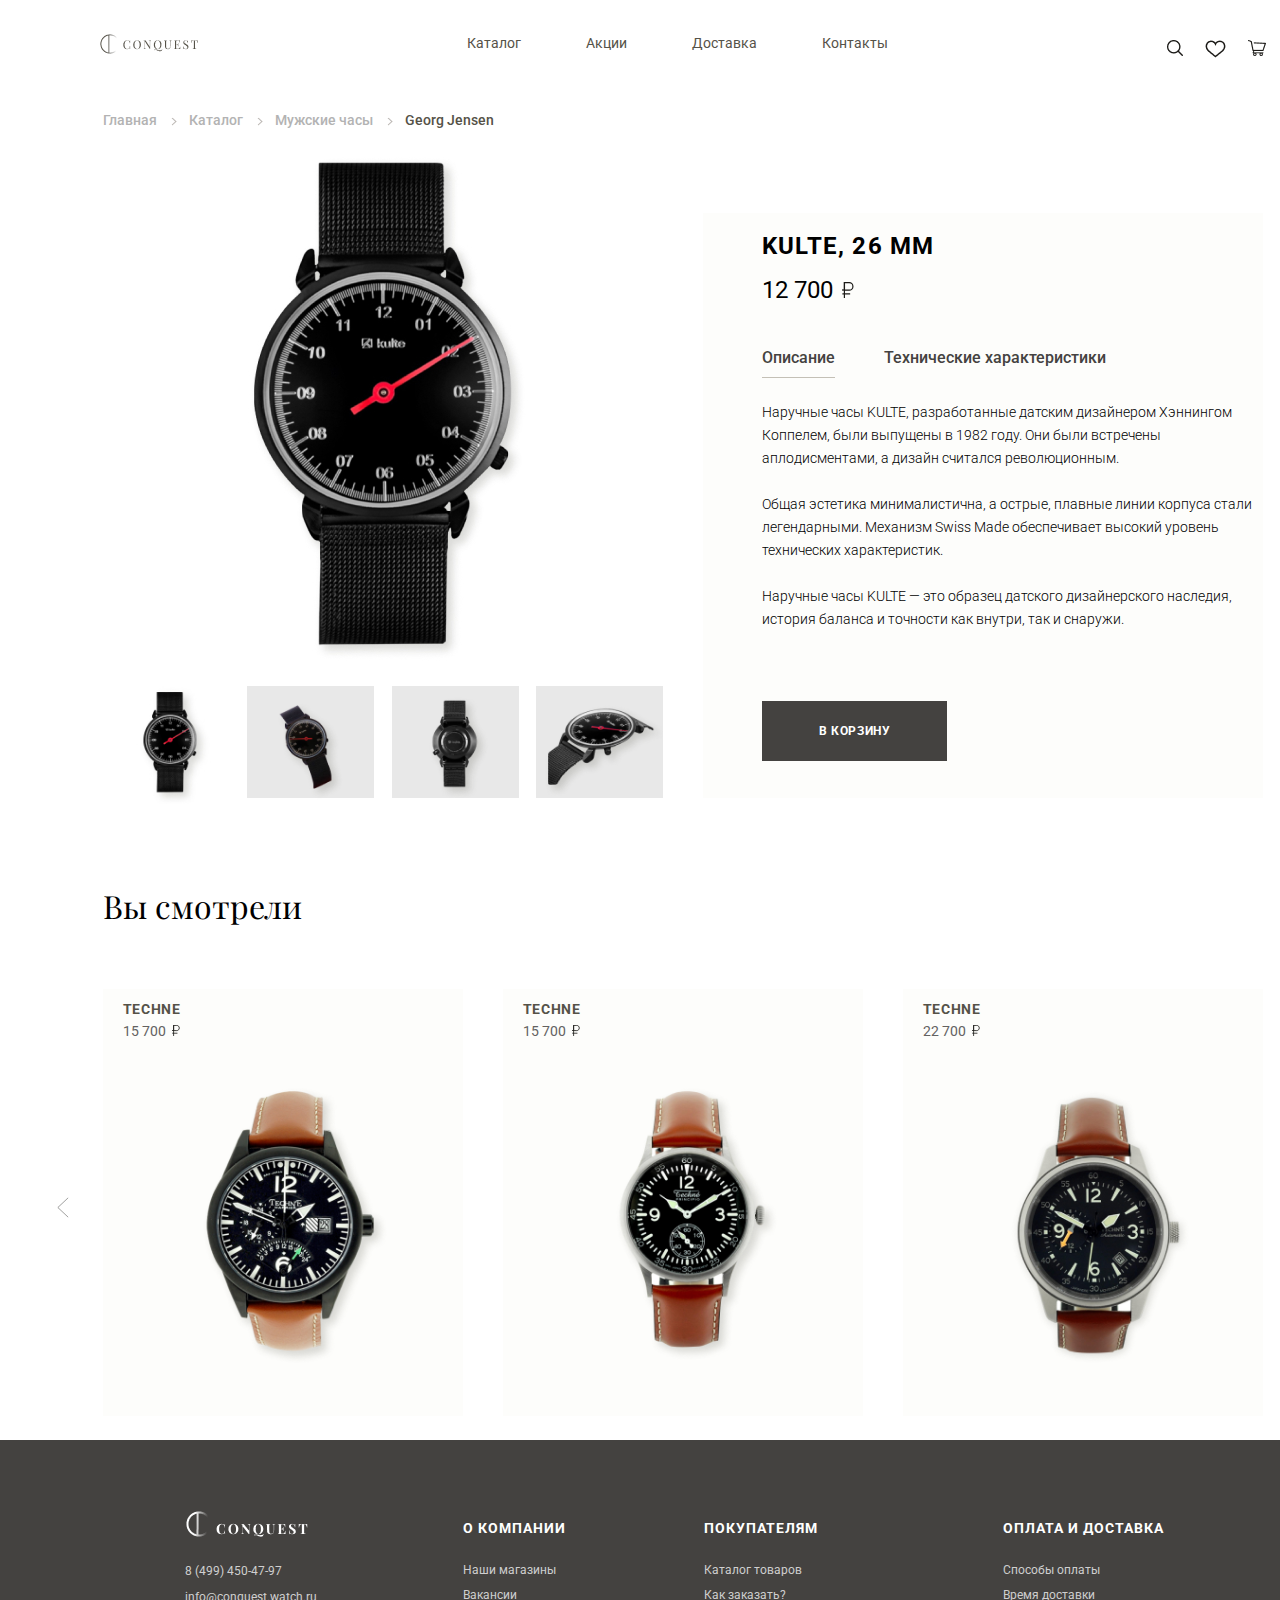
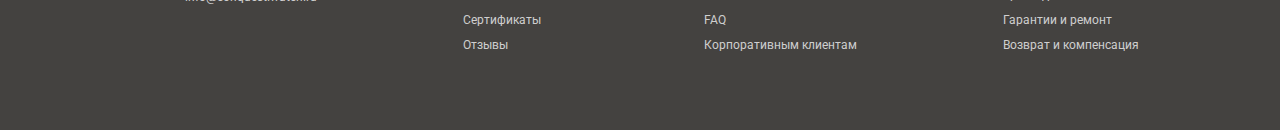
<file: Conquest/catalog-item.html>
<!DOCTYPE html>
<html lang="ru">
	<head>
		<meta http-equiv="Content-Type" content="text/html; charset=UTF-8">
        <title>CONQUEST</title>
		<link rel="stylesheet" href="css/normalize.css">
        <link rel="stylesheet" href="css/min.css">
        <link rel="preconnect" href="https://fonts.gstatic.com">
		<link href="https://fonts.googleapis.com/css2?family=Roboto:wght@300;400;500;700&display=swap" rel="stylesheet">
		<link href="https://fonts.googleapis.com/css2?family=Playfair+Display:wght@400;700&display=swap" rel="stylesheet">
		<link href="https://fonts.googleapis.com/css2?family=Prata&display=swap" rel="stylesheet">
	</head>
	<body>
		<header class="main-header">
			<div class="container">	
				<nav>
					<a href="index.html" class="logo">
						<img src="img/logo.png"  width="104" height="26" alt="Логотип CONQUEST">
					</a>
					<ul class="main-nav">	
						<li>
							<a href="catalog.html">Каталог</a>	
						</li>
						<li>
							<a href="#">Акции</a>	
						</li>
						<li>
							<a href="#">Доставка</a>	
						</li>
						<li>
							<a href="#">Контакты</a>	
						</li>
					</ul>
					<ul class="user-nav">
						<li>
							<a href="#">
								<img src="img/loupe.png" width="16" height="16" alt="Поиск">
							</a>	
						</li>
						<li>
							<a href="#">
								<img src="img/heart.png" width="21" height="18" alt="Избранное">
							</a>	
						</li>
						<li>
							<a href="#">
								<img src="img/cart.png" width="18" height="16" alt="Корзина">
							</a>	
						</li>
					</ul>	
				</nav>
			</div>	
		</header>
		<main>
			<h1 class="visually-hidden">Карточка товара «Kulte, 26 mm»</h1>
      		<div class="container">	
      			<ul class="breadcrumbs">
          			<li class="breadcrumbs-item">
            			<a class="breadcrumbs-link" href="index.html">Главная</a>
          			</li>
			        <li class="breadcrumbs-item">
			        	<a class="breadcrumbs-link" href="catalog.html">Каталог</a>
			        </li>
			        <li class="breadcrumbs-item">
			        	<a class="breadcrumbs-link" href="#">Мужские часы</a>
			        </li>
			        <li class="breadcrumbs-current breadcrumbs-item">Georg Jensen</li>
       			</ul>
       		</div>
       		<section class="card">
       			<h2 class="visually-hidden">Карточка товара</h2>
       			<div class="container">
       				<div class="card-wrapper">
       					<div class="card-foto">
       						<img src="img/watch_card_1.jpg" class="card-main-foto" width="443" height="540" alt="главное фото">
       						<ul>
       							<li>
       								<img src="img/watch_card_2.jpg" width="147" height="141" alt="дополнительное фото">  
       							</li>
       							<li>
       								<img src="img/watch_card_3.png" width="147" height="141" alt="дополнительное фото">
       							</li>
       							<li>
       								<img src="img/watch_card_4.png" width="147" height="141" alt="дополнительное фото">
       							</li>
       							<li>
       								<img src="img/watch_card_5.png" width="147" height="141" alt="дополнительное фото">
       							</li>
       						</ul>
       					</div>
       					<div class="card-description">
       						<h2 class="card-description-title">KULTE, 26 ММ</h2>
       						<p class="card-description-price">12 700 <img src="img/ruble.svg" class="rub" width="12" height="20" alt="рубль"></p>
       						<div class="slider">
        						<input type="radio" id="btn-1" name="toggle" checked>
        						<input type="radio" id="btn-2" name="toggle">
        						<div class="slider-controls">
          							<label for="btn-1">Описание</label>
          							<label for="btn-2">Технические характеристики</label>
        						</div>
        						<div class="slider-inner">
          							<div class="slider-slides">
            							<div class="slide">					
      										<p>Наручные часы KULTE, разработанные датским дизайнером Хэннингом Коппелем, были выпущены в 1982 году. Они были встречены аплодисментами, а дизайн считался революционным. <br>
      										<br>
											Общая эстетика минималистична, а острые, плавные линии корпуса стали легендарными. Механизм Swiss Made обеспечивает высокий уровень технических характеристик. <br>
											<br>
											Наручные часы KULTE — это образец датского дизайнерского наследия, история баланса и точности как внутри, так и снаружи.</p>
										</div>	
            							<div class="slide">
      										<ul>
      											<li><span>Корпус модели</span>: Oyster, 36 мм, сталь Oystersteel</li>
      											<li><span>Безель</span>: Выпуклый</li>
      											<li><span>Заводная головка</span>: Привинчиваемая, система двойной герметизации Twinlock</li>
      											<li><span>Стекло</span>: Сапфировое, устойчивое к появлению царапин</li>
      											<li><span>Водонепроницаемость</span>: До 100 м</li>	
      											<li><span>Точность</span>: -2/+2 сек/сутки (после установки механизма в корпус)</li>	
      											<li><span>Завод часов</span>: Автоматический подзавод в двух направлениях с помощью ротора Perpetual</li>	
      										</ul>	
            							</div>
          							</div>
          						</div>
          					</div>
          					<a class="card-button" href="#">В корзину</a>	
       					</div>		
       				</div>	
       			</div>		
       		</section>	
       		<section class="similar">
       			<div class="container">
       				<h2 class="similar-title">Вы смотрели</h2>
       				<div class="similar-catalog">
						<button class="accessories-left" type="button">
							<img src="img/arrow_left_catalog.svg" width="12" height="23" alt="влево">
						</button>
						<ul class="catalog-list">
							<li class="catalog-item">
                        		<a href="catalog-item.html" class="catalog-item-link">
                            		<h3>TECHNE</h3>
                            		<p>15 700 <img src="img/ruble.svg" class="rub" width="8" height="12" alt="рубль"></p>
                            		<img src="img/similar-1.png" width="380" height="394" alt="TECHNE" class="catalog-item-img">
                 				</a>
                 				<ul class="catalog-item-nav">
									<li>
										<button type="button">	
											<img src="img/heart.png" width="21" height="18" alt="Избранное">
										</button>	
									</li>
									<li>
										<button type="button">
											<img src="img/cart.png" width="18" height="16" alt="Корзина">
										</button>		
									</li>
                 				</ul>
                 			</li>
                 			<li class="catalog-item">
                        		<a href="catalog-item.html" class="catalog-item-link">
                            		<h3>TECHNE</h3>
                            		<p>15 700 <img src="img/ruble.svg" class="rub" width="8" height="12" alt="рубль"></p>
                            		<img src="img/similar-2.png" width="380" height="394" alt="TECHNE">
                 				</a>
                 				<ul class="catalog-item-nav">
									<li>
										<button type="button">
											<img src="img/heart.png" width="21" height="18" alt="Избранное">
										</button>	
									</li>
									<li>
										<button type="button">
											<img src="img/cart.png" width="18" height="16" alt="Корзина">
										</button>		
									</li>
                 				</ul>	
                 			</li>
                 			<li class="catalog-item">
                        		<a href="catalog-item.html" class="catalog-item-link">
                            		<h3>TECHNE</h3>
                            		<p>22 700 <img src="img/ruble.svg" class="rub" width="8" height="12" alt="рубль"></p>
                            		<img src="img/similar-3.png" width="380" height="394" alt="TECHNE">
                 				</a>
                 				<ul class="catalog-item-nav">
									<li>
										<button type="button">
											<img src="img/heart.png" width="21" height="18" alt="Избранное">
										</button>	
									</li>
									<li>
										<button type="button">
											<img src="img/cart.png" width="18" height="16" alt="Корзина">
										</button>		
									</li>
                 				</ul>
                 			</li>
						</ul>
						<button class="accessories-right" type="button">
							<img src="img/arrow_right_catalog.svg" width="12" height="23" alt="вправо">
						</button>	
					</div>
       			</div>	
       		</section>
		</main>
		<footer>
			<div class="container">
				<div class="footer-container">
					<div class="footer-contacts">
						<img src="img/logo-2.png" width="130" height="35" alt="Логотип">
						<p>8 (499) 450-47-97</p>
						<p>info@conquest.watch.ru</p>
					</div>
					<div class="footer-about-company">
						<h3>о компании</h3>
						<ul>
							<li>
								<a href="#">Наши магазины</a>
							</li>
							<li>
								<a href="#">Вакансии</a>
							</li>
							<li>
								<a href="#">Сертификаты</a>
							</li>
							<li>
								<a href="#">Отзывы</a>
							</li>
						</ul>
					</div>	
					<div class="footer-for-sellers">
						<h3>покупателям</h3>
						<ul>
							<li>
								<a href="catalog.html">Каталог товаров</a>
							</li>
							<li>
								<a href="#">Как заказать?</a>
							</li>
							<li>
								<a href="#">FAQ</a>
							</li>
							<li>
								<a href="#">Корпоративным клиентам</a>
							</li>
						</ul>
					</div>
					<div class="footer-delivery">
						<h3>оплата и доставка</h3>
						<ul>
							<li>
								<a href="#">Способы оплаты</a>
							</li>
							<li>
								<a href="#">Время доставки</a>
							</li>
							<li>
								<a href="#">Гарантии и ремонт</a>
							</li>
							<li>
								<a href="#">Возврат и компенсация</a>
							</li>
						</ul>
					</div>
				</div>				
			</div>			
		</footer>	
	</body>
</html>
</file>
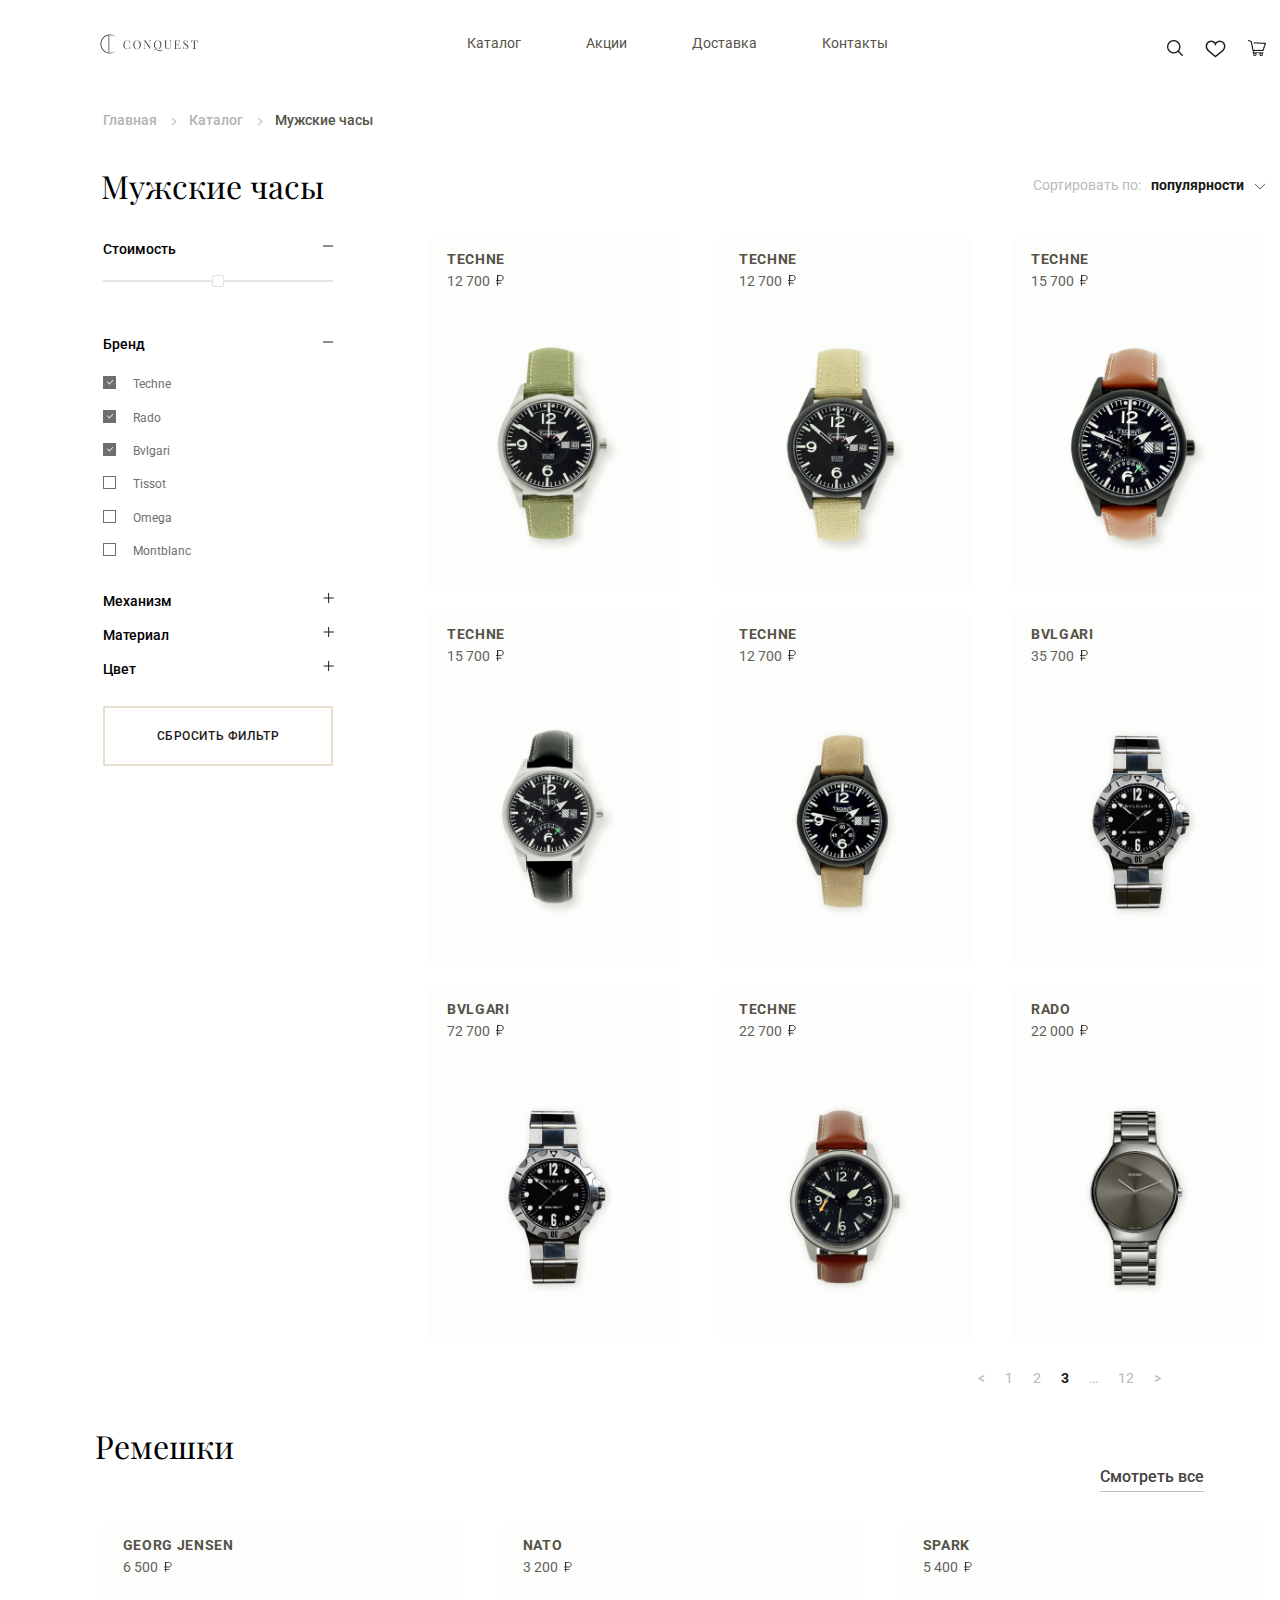
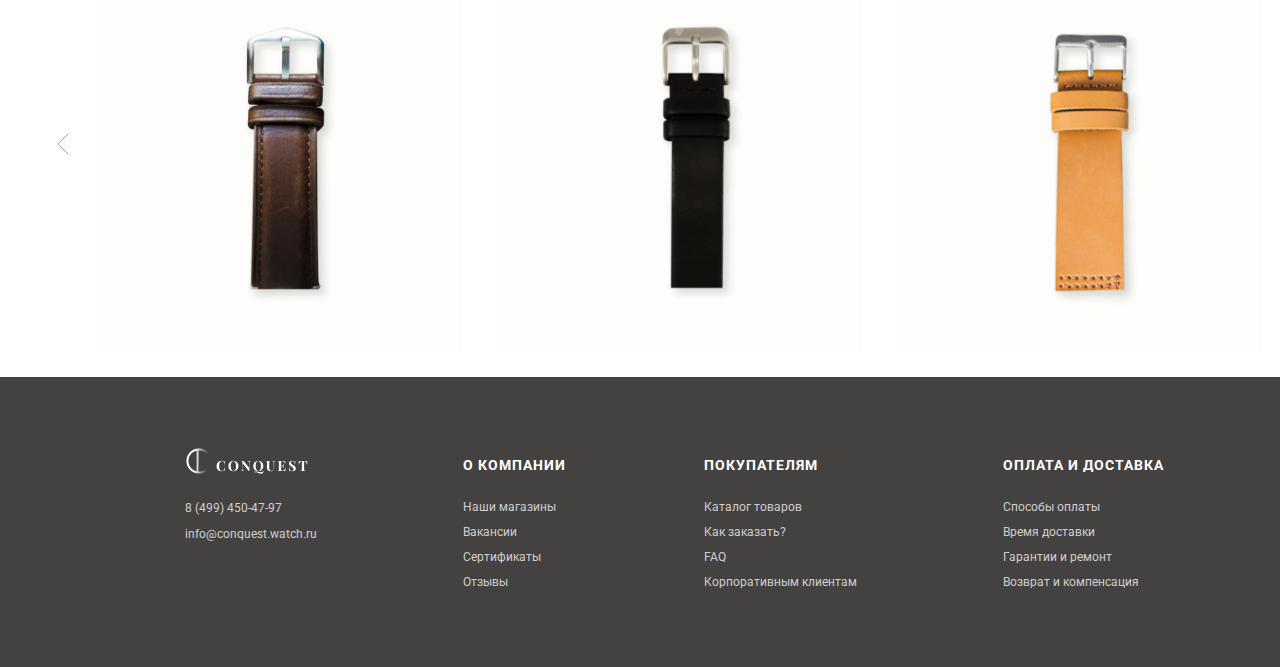
<file: Conquest/catalog.html>
<!DOCTYPE html>
<html lang="ru">
	<head>
		<meta http-equiv="Content-Type" content="text/html; charset=UTF-8">
        <title>CONQUEST</title>
		<link rel="stylesheet" href="css/normalize.css">
        <link rel="stylesheet" href="css/min.css">
        <link rel="preconnect" href="https://fonts.gstatic.com">
		<link href="https://fonts.googleapis.com/css2?family=Roboto:wght@300;400;500;700&display=swap" rel="stylesheet">
		<link href="https://fonts.googleapis.com/css2?family=Playfair+Display:wght@400;700&display=swap" rel="stylesheet">
		<link href="https://fonts.googleapis.com/css2?family=Prata&display=swap" rel="stylesheet">
	</head>
	<body>
		<header class="main-header">
			<div class="container">	
				<nav>
					<a href="index.html" class="logo">
						<img src="img/logo.png"  width="104" height="26" alt="Логотип CONQUEST">
					</a>
					<ul class="main-nav">	
						<li>
							<a href="#">Каталог</a>	
						</li>
						<li>
							<a href="#">Акции</a>	
						</li>
						<li>
							<a href="#">Доставка</a>	
						</li>
						<li>
							<a href="#">Контакты</a>	
						</li>
					</ul>
					<ul class="user-nav">
						<li>
							<a href="#">
								<img src="img/loupe.png" width="16" height="16" alt="Поиск">
							</a>	
						</li>
						<li>
							<a href="#">
								<img src="img/heart.png" width="21" height="18" alt="Избранное">
							</a>	
						</li>
						<li>
							<a href="#">
								<img src="img/cart.png" width="18" height="16" alt="Корзина">
							</a>	
						</li>
					</ul>	
				</nav>
			</div>	
		</header>
		<main>
            <h1 class="visually-hidden">интернет-магазин CONQUEST</h1>
			<div class="container">
				<h1 class="visually-hidden">Каталог товаров</h1>
        		<ul class="breadcrumbs">
            		<li>
                		<a href="index.html">Главная</a>
            		</li>
            		<li>
                		<a href="catalog.html">Каталог</a>
            		</li>
            		<li class="breadcrumbs-current">Мужские часы</li>
        		</ul>
        		 <div class="catalog-header-wrapper">
            		<h1 class="page-title">Мужские часы</h1>
            		<p>Сортировать по:&ensp;<a href="#"> популярности <img src="img/arrow-down.png" width="12" height="7" alt="стрелка выбора"></a></p>
          		</div>
        		<div class="catalog-columns">
        			<section class="filters">
        				<h2 class="visually-hidden">Фильтр товаров</h2>
        				<form class="filter" method="get" action="https://echo.htmlacademy.ru">
        					<fieldset class="filter-range">
        						<legend class="filter-header">Стоимость</legend>
        						<input type="checkbox" class="toggle" id="toggle">
								<label for="toggle" class="filter-label"></label>
        						<div class="toggled">
    								<input class="range-style" type="range" min="0" max="100000" step="1000" value="50000"> 
								</div>	
        					</fieldset>	
                    		<fieldset class="filter-brand">
                        		<legend class="filter-header">Бренд</legend>
                        		<input type="checkbox" class="toggle2" id="toggle2">
								<label for="toggle2" class="filter-label2"></label>
								<div class="toggled2">
                        			<ul>
                            		<li class="filter-option">
                                		<input class="visually-hidden filter-input filter-input-checkbox" type="checkbox" name="brand-techne" id="filter-techne" checked>
                                		<label for="filter-techne">Techne</label>
                            		</li>
                            		<li class="filter-option">
                                		<input class="visually-hidden filter-input filter-input-checkbox" type="checkbox" name="brand-rado" id="filter-rado" checked>
                                		<label for="filter-rado">Rado</label>
                            		</li>
                            		<li class="filter-option">
                                		<input class="visually-hidden filter-input filter-input-checkbox" type="checkbox" name="brand-bvlgari" id="filter-bvlgari" checked>
                                		<label for="filter-bvlgari">Bvlgari</label>
                            		</li>
                            		<li class="filter-option">
                                		<input class="visually-hidden filter-input filter-input-checkbox" type="checkbox" name="brand-tissot" id="filter-tissot">
                                		<label for="filter-tissot">Tissot</label>
                            		</li>
                            		<li class="filter-option">
                                		<input class="visually-hidden filter-input filter-input-checkbox" type="checkbox" name="brand-omega" id="filter-omega">
                                		<label for="filter-omega" >Omega</label>
                            		</li>
                            		<li class="filter-option">
                                		<input class="visually-hidden filter-input filter-input-checkbox" type="checkbox" name="brand-montblanc" id="filter-montblanc">
                                		<label for="filter-montblanc">Montblanc</label>
                            		</li>
                        			</ul>
                        		</div>	
                    		</fieldset>
                    		<fieldset class="filter-mechanism">
                        		<legend class="filter-header">Механизм</legend>
                        		<input type="checkbox" class="toggle3" id="toggle3">
								<label for="toggle3" class="filter-label3"></label>
								<div class="toggled3">
                        			<ul>
                            		<li class="filter-option">
                                		<input class="visually-hidden filter-input filter-input-checkbox" type="checkbox" name="mechanism-mechanical" id="filter-mechanical" checked>
                                		<label for="filter-mechanical">Механические</label>
                            		</li>
                            		<li class="filter-option">
                                		<input class="visually-hidden filter-input filter-input-checkbox" type="checkbox" name="mechanism-quartz" id="filter-quartz">
                                		<label for="filter-quartz">Кварцевые</label>
                            		</li>
                            		<li class="filter-option">
                                		<input class="visually-hidden filter-input filter-input-checkbox" type="checkbox" name="mechanism-electronic" id="filter-electronic">
                                		<label for="filter-electronic">Электронные</label>
                            		</li>
                        			</ul>
                        		</div>	
                        	</fieldset>		
                        	<fieldset class="filter-material">
                        		<legend class="filter-header">Материал</legend>
                        		<input type="checkbox" class="toggle4" id="toggle4">
								<label for="toggle4" class="filter-label4"></label>
								<div class="toggled4">
                        			<ul>
                            		<li class="filter-option">
                                		<input class="visually-hidden filter-input filter-input-checkbox" type="checkbox" name="material-gold" id="filter-gold" checked>
                                		<label for="filter-gold">Золото</label>
                            		</li>
                            		<li class="filter-option">
                                		<input class="visually-hidden filter-input filter-input-checkbox" type="checkbox" name="material-platinum" id="filter-platinum">
                                		<label for="filter-platinum">Платина</label>
                            		</li>
                            		<li class="filter-option">
                                		<input class="visually-hidden filter-input filter-input-checkbox" type="checkbox" name="material-silver" id="filter-silver">
                                		<label for="filter-silver">Серебро</label>
                            		</li>
                            		<li class="filter-option">
                                		<input class="visually-hidden filter-input filter-input-checkbox" type="checkbox" name="material-steel" id="filter-steel">
                                		<label for="filter-steel">Сталь</label>
                            		</li>
                        			</ul>
                        		</div>	
                        	</fieldset>	
                        	<fieldset class="filter-color">
                        		<legend class="filter-header">Цвет</legend>
                        		<input type="checkbox" class="toggle5" id="toggle5">
								<label for="toggle5" class="filter-label5"></label>
								<div class="toggled5">
                        			<ul>
                            		<li class="filter-option">
                                		<input class="visually-hidden filter-input filter-input-checkbox" type="checkbox" name="color-metalic" id="filter-metalic" checked>
                                		<label for="filter-metalic">Металлик</label>
                            		</li>
                            		<li class="filter-option">
                                		<input class="visually-hidden filter-input filter-input-checkbox" type="checkbox" name="color-black" id="filter-black">
                                		<label for="filter-black">Черный</label>
                            		</li>
                            		<li class="filter-option">
                                		<input class="visually-hidden filter-input filter-input-checkbox" type="checkbox" name="color-white" id="filter-white">
                                		<label for="filter-white">Белый</label>
                            		</li>
                            		<li class="filter-option">
                                		<input class="visually-hidden filter-input filter-input-checkbox" type="checkbox" name="color-red" id="filter-red">
                                		<label for="filter-red">Красный</label>
                            		</li>
                        			</ul>
                        		</div>	
                        	</fieldset>	
                    		<button type="reset" class="filter-button btn">Сбросить фильтр</button>
                    	</form>	
        			</section> 	
        			<section class="catalog">
        				<h2 class="visually-hidden">Каталог часов</h2>
        				<ul class="catalog-list">
                    		<li class="catalog-item">
                        		<a href="catalog-item.html" class="catalog-item-link">
                            		<h3>Techne</h3>
                            		<p>12 700 <img src="img/ruble.svg" class="rub" width="8" height="12" alt="рубль"></p>
                            		<img src="img/catalog-1.png" width="272" height="260" alt="Techne"> 
                 				</a>
                 				<ul class="catalog-item-nav">
									<li>
										<button type="button">
											<img src="img/heart.png" width="21" height="18" alt="Избранное">
										</button>	
									</li>
									<li>
										<button type="button"> 
											<img src="img/cart.png" width="18" height="16" alt="Корзина">	
										</button> 
									</li>
                 				</ul>
                 			</li>	
                 			<li class="catalog-item">
                        		<a href="catalog-item.html" class="catalog-item-link">
                            		<h3>Techne</h3>
                            		<p>12 700 <img src="img/ruble.svg" class="rub" width="8" height="12" alt="рубль"></p>
                            		<img src="img/catalog-2.png" width="272" height="320" alt="Techne">
                            	</a>	
                            	<ul class="catalog-item-nav">
									<li>
										<button type="button">
											<img src="img/heart.png" width="21" height="18" alt="Избранное">
										</button>
									</li>
									<li>
										<button type="button">
											<img src="img/cart.png" width="18" height="16" alt="Корзина">	
										</button>
									</li>
                 				</ul>
                 			</li>
                 			<li class="catalog-item">
                        		<a href="catalog-item.html" class="catalog-item-link">
                            		<h3>Techne</h3>
                            		<p>15 700 <img src="img/ruble.svg" class="rub" width="8" height="12" alt="рубль"></p>
                            		<img src="img/catalog-3.png" width="272" height="320" alt="Techne">
                            	</a>	
                            	<ul class="catalog-item-nav">
									<li>
										<button type="button">
											<img src="img/heart.png" width="21" height="18" alt="Избранное">
										</button>
									</li>
									<li>
										<button type="button">
											<img src="img/cart.png" width="18" height="16" alt="Корзина">	
										</button>
									</li>
                 				</ul>		
                 			</li>
                 			<li class="catalog-item">
                        		<a href="catalog-item.html" class="catalog-item-link">
                            		<h3>Techne</h3>
                            		<p>15 700 <img src="img/ruble.svg" class="rub" width="8" height="12" alt="рубль"></p>
                            		<img src="img/catalog-4.png" width="272" height="320" alt="Techne">
                 				</a>
                 				<ul class="catalog-item-nav">
									<li>
										<button type="button">
											<img src="img/heart.png" width="21" height="18" alt="Избранное">
										</button>	
									</li>
									<li>
										<button type="button">
											<img src="img/cart.png" width="18" height="16" alt="Корзина">
										</button>	
									</li>
                 				</ul>	
                 			</li>
                 			<li class="catalog-item">
                        		<a href="catalog-item.html" class="catalog-item-link">
                            		<h3>Techne</h3>
                            		<p>12 700 <img src="img/ruble.svg" class="rub" width="8" height="12" alt="рубль"></p>
                            		<img src="img/catalog-5.png" width="272" height="320" alt="Techne">
                 				</a>
                 				<ul class="catalog-item-nav">
									<li>
										<button type="button">
											<img src="img/heart.png" width="21" height="18" alt="Избранное">
										</button>	
									</li>
									<li>
										<button type="button">
											<img src="img/cart.png" width="18" height="16" alt="Корзина">
										</button>		
									</li>
                 				</ul>	
                 			</li>
                 			<li class="catalog-item">
                        		<a href="catalog-item.html" class="catalog-item-link">
                            		<h3>Bvlgari</h3>
                            		<p>35 700 <img src="img/ruble.svg" class="rub" width="8" height="12" alt="рубль">
                            		</p>
                            		<img src="img/catalog-7.png" width="272" height="320" alt="Bvlgari">
                 				</a>
                 				<ul class="catalog-item-nav">
									<li>
										<button type="button">
											<img src="img/heart.png" width="21" height="18" alt="Избранное">
										</button>
									</li>
									<li>
										<button type="button">
											<img src="img/cart.png" width="18" height="16" alt="Корзина">
										</button>		
									</li>
                 				</ul>	
                 			</li>
                 			<li class="catalog-item">
                        		<a href="catalog-item.html" class="catalog-item-link">
                            		<h3>Bvlgari</h3>
                            		<p>72 700 <img src="img/ruble.svg" class="rub" width="8" height="12" alt="рубль"></p>
                            		<img src="img/catalog-7.png" width="272" height="320" alt="Bvlgari">
                 				</a>
                 				<ul class="catalog-item-nav">
									<li>
										<button type="button">
											<img src="img/heart.png" width="21" height="18" alt="Избранное">
										</button>	
									</li>
									<li>
										<button type="button">
											<img src="img/cart.png" width="18" height="16" alt="Корзина">
										</button>		
									</li>
                 				</ul>
                 			</li>
                 			<li class="catalog-item">
                        		<a href="catalog-item.html" class="catalog-item-link">
                            		<h3>Techne</h3>
                            		<p>22 700 <img src="img/ruble.svg" class="rub" width="8" height="12" alt="рубль"></p>
                            		<img src="img/catalog-8.png" width="272" height="320" alt="Techne">
                 				</a>
                 				<ul class="catalog-item-nav">
									<li>
										<button type="button">
											<img src="img/heart.png" width="21" height="18" alt="Избранное">
										</button>	
									</li>
									<li>
										<button type="button">
											<img src="img/cart.png" width="18" height="16" alt="Корзина">
										</button>		
									</li>
                 				</ul>
                 			</li>
                 			<li class="catalog-item">
                        		<a href="catalog-item.html" class="catalog-item-link">
                            		<h3>Rado</h3>
                            		<p>22 000 <img src="img/ruble.svg" class="rub" width="8" height="12" alt="рубль"></p>
                            		<img src="img/catalog-9.png" width="272" height="320" alt="Rado">
                 				</a>
                 				<ul class="catalog-item-nav">
									<li>
										<button type="button">
											<img src="img/heart.png" width="21" height="18" alt="Избранное">
										</button>	
									</li>
									<li>
										<button type="button">
											<img src="img/cart.png" width="18" height="16" alt="Корзина">
										</button>		
									</li>
                 				</ul>
                 			</li>
                 		</ul>	
						<ul class="pagination">
                			<li class="pagination-item">
                 				<a class="pagination-link" href="#">&lt;</a>
                			</li>
                			<li class="pagination-item">
                  				<a class="pagination-link" href="#">1</a>
                			</li>
                			<li class="pagination-item">
                  				<a class="pagination-link" href="#">2</a>
                			</li>
                			<li class="pagination-item">
                  				<a class="pagination-link pagination-link-current">3</a>
				            </li>
				            <li class="pagination-item">
				                <a class="pagination-link" href="#">…</a>
				            </li>
				            <li class="pagination-item">
				            	<a class="pagination-link" href="#">12</a>
				            </li>
				            <li class="pagination-item">
				            	<a class="pagination-link" href="#">&gt;</a>
				            </li>
                		</ul>		   	
        			</section>	
        		</div>
        		<section class="accessories">
        			<header class="accessories-header">
        				<h2>Ремешки</h2>
						<a href="catalog.html">Смотреть все</a>	
					</header>
					<div class="accessories-catalog">
						<button class="accessories-left" type="button">
							<img src="img/arrow_left_catalog.svg" width="12" height="23" alt="влево">
						</button>
						<ul class="catalog-list">
							<li class="catalog-item">
                        		<a href="catalog-item.html" class="catalog-item-link">
                            		<h3>GEORG JENSEN</h3>
                            		<p>6 500 <img src="img/ruble.svg" class="rub" width="8" height="12" alt="рубль"></p>
                            		<img src="img/band-1.png" width="380" height="394" alt="GEORG JENSEN" class="catalog-item-img">
                 				</a>
                 				<ul class="catalog-item-nav">
									<li>
										<button type="button">	
											<img src="img/heart.png" width="21" height="18" alt="Избранное">
										</button>	
									</li>
									<li>
										<button type="button">
											<img src="img/cart.png" width="18" height="16" alt="Корзина">
										</button>		
									</li>
                 				</ul>
                 			</li>
                 			<li class="catalog-item">
                        		<a href="catalog-item.html" class="catalog-item-link">
                            		<h3>Nato</h3>
                            		<p>3 200 <img src="img/ruble.svg" class="rub" width="8" height="12" alt="рубль"></p>
                            		<img src="img/band-2.png" width="380" height="394" alt="NATO">
                 				</a>
                 				<ul class="catalog-item-nav">
									<li>
										<button type="button">
											<img src="img/heart.png" width="21" height="18" alt="Избранное">
										</button>	
									</li>
									<li>
										<button type="button">
											<img src="img/cart.png" width="18" height="16" alt="Корзина">
										</button>		
									</li>
                 				</ul>	
                 			</li>
                 			<li class="catalog-item">
                        		<a href="catalog-item.html" class="catalog-item-link">
                            		<h3>Spark</h3>
                            		<p>5 400 <img src="img/ruble.svg" class="rub" width="8" height="12" alt="рубль"></p>
                            		<img src="img/band-3.png" width="380" height="394" alt="SPARK">
                 				</a>
                 				<ul class="catalog-item-nav">
									<li>
										<button type="button">
											<img src="img/heart.png" width="21" height="18" alt="Избранное">
										</button>	
									</li>
									<li>
										<button type="button">
											<img src="img/cart.png" width="18" height="16" alt="Корзина">
										</button>		
									</li>
                 				</ul>
                 			</li>
						</ul>
						<button class="accessories-right" type="button">
							<img src="img/arrow_right_catalog.svg" width="12" height="23" alt="вправо">
						</button>	
					</div>	
        		</section>	
			</div>
		</main>
		<footer>
			<div class="container">
				<div class="footer-container">
					<div class="footer-contacts">
						<img src="img/logo-2.png" width="130" height="35" alt="Логотип">
						<p>8 (499) 450-47-97</p>
						<p>info@conquest.watch.ru</p>
					</div>
					<div class="footer-about-company">
						<h3>о компании</h3>
						<ul>
							<li>
								<a href="#">Наши магазины</a>
							</li>
							<li>
								<a href="#">Вакансии</a>
							</li>
							<li>
								<a href="#">Сертификаты</a>
							</li>
							<li>
								<a href="#">Отзывы</a>
							</li>
						</ul>
					</div>	
					<div class="footer-for-sellers">
						<h3>покупателям</h3>
						<ul>
							<li>
								<a href="#">Каталог товаров</a>
							</li>
							<li>
								<a href="#">Как заказать?</a>
							</li>
							<li>
								<a href="#">FAQ</a>
							</li>
							<li>
								<a href="#">Корпоративным клиентам</a>
							</li>
						</ul>
					</div>
					<div class="footer-delivery">
						<h3>оплата и доставка</h3>
						<ul>
							<li>
								<a href="#">Способы оплаты</a>
							</li>
							<li>
								<a href="#">Время доставки</a>
							</li>
							<li>
								<a href="#">Гарантии и ремонт</a>
							</li>
							<li>
								<a href="#">Возврат и компенсация</a>
							</li>
						</ul>
					</div>
				</div>				
			</div>			
		</footer>	
	</body>
</html>
</file>
<file: Conquest/css/min.css>
body{margin:0;padding:0;font-family:Roboto,sans-serif;background-color:#fff;min-width: 1366px;}html{overflow-y:scroll}.container{width:1366px;padding:0;margin:0 auto}a{color:#555248;text-decoration:none}ul{margin:0;padding:0;list-style:none}.visually-hidden:not(:focus):not(:active),input[type=checkbox].visually-hidden,input[type=radio].visually-hidden{position:absolute;width:1px;height:1px;margin:-1px;border:0;padding:0;white-space:nowrap;clip-path:inset(100%);clip:rect(0 0 0 0);overflow:hidden}img{max-width:100%;height:auto}nav a{font-size:14px;line-height:16.41px;font-weight:400}.main-header nav{display:flex;margin-left:97px;margin-right:100px}.main-nav{display:flex;flex-wrap:wrap;justify-content:space-between;width:421px;margin-top:34px}.user-nav{display:flex;flex-wrap:wrap;justify-content:space-between;width:99px;margin-top:40px;margin-left:auto}.logo{margin-top:31px;margin-right:266px}header{margin-bottom:23px}.watch-main{position:relative;height:768px;font-family:'Playfair Display',serif;background-image:url(../img/watch_main.png),url(../img/ellipse.png);background-repeat:no-repeat,no-repeat;background-position:662px -11px,469px 0}.watch-main h2{position:relative;width:408px;margin-top:0;margin-bottom:4px;padding-left:185px;padding-top:236px;font-size:45px;line-height:60px;font-weight:400}.watch-main h2:before{position:absolute;content:"";top:271px;left:120px;width:50px;height:1px;background-color:#8b8371}.watch-main span{display:block;margin-top:0;margin-left:185px;margin-bottom:28px;font-size:30px;line-height:40px}.watch-main p{width:265px;margin-left:185px;margin-top:0;margin-bottom:58px;font-family:Roboto,sans-serif;font-weight:300;font-size:14px;line-height:21px;color:#1b1a17;opacity:.82}.watch-main .btn{display:inline-block;width:205px;height:64px;box-sizing:border-box;margin-left:181px;padding-top:26px;padding-bottom:27px;font-family:Roboto,sans-serif;font-size:12px;font-weight:500;line-height:14px;color:#fff;background-color:#444240;border:none;letter-spacing:.05em;text-align:center}.watch-main-char1,.watch-main-char2{position:absolute;font-family:Prata,serif;font-size:16px;line-height:22px}.watch-main-char1{content:"";top:138px;left:583px}.watch-main-char1:after{position:absolute;content:"";top:9px;left:90px;width:50px;height:1px;background-color:#8b8371}.watch-main-char2{content:"";top:636px;left:1130px}.watch-main-char2:before{position:absolute;content:"";top:9px;left:-65px;width:50px;height:1px;background-color:#8b8371}.models{position:relative;margin-bottom:120px}.models ul{display:flex;flex-wrap:wrap;margin-left:98px;margin-right:98px;font-family:'Playfair Display',serif}.models h2{margin-top:76px;margin-bottom:52px;font-family:'Playfair Display',serif;font-size:32px;line-height:43px;font-weight:400;text-align:center}.models h3{margin-top:30px;margin-left:40px;margin-bottom:5px;text-transform:uppercase;font-size:14px;line-height:24px;letter-spacing:.03;font-weight:700}.models-price{margin-left:40px;margin-top:0;margin-bottom:0;font-family:Prata,serif;font-size:12px;line-height:12px}.models-item:nth-child(1) .models-img{margin-left:20px;margin-top:-9px}.models-item:nth-child(2) .models-img{margin-left:23px;margin-top:-9px}.models-item:nth-child(3) .models-img{margin-left:28px;margin-top:-9px}.models-item:nth-child(2) h3{margin-left:36px}.models-item:nth-child(2) .models-price{margin-left:36px}.models{background-color:#fff}.models li{width:370px;background-color:#fdfdfb}.models li:first-child{background-image:url(../img/border.png);background-repeat:no-repeat;background-position:28px 70px}.models li:nth-child(2){background-image:url(../img/border.png);background-repeat:no-repeat;background-position:31px 72px}.models li:nth-child(3){background-image:url(../img/border.png);background-repeat:no-repeat;background-position:36px 70px}.models-link{position:relative;margin-left:88px;font-size:16px;line-height:22px;font-weight:400;color:#1b1a17}.models-link:before{position:absolute;content:"";top:12px;left:-48px;width:30px;height:1px;background-color:#8b8371}.models-img{margin-bottom:4px}.models li:first-child{margin-right:34px}.models li:nth-child(2){margin-right:26px}.rub{margin-left:3px}.models header{position:absolute;top:36px;left:1164px;font-family:Roboto,sans-serif;font-weight:500;font-size:16px;line-height:19px;color:#444240}.models header:after{position:absolute;top:26px;left:3px;content:"";width:101px;height:1px;background-color:#c4c0b6}.banner{height:519px;background-image:url(../img/lines_banner.png),url(../img/background_banner_1.png),url(../img/background_banner_2.png);background-repeat:no-repeat,no-repeat,no-repeat;background-position:468px 0,0 0,468px 0}.banner-content{display:flex}.banner-content div{width:400px;margin-left:69px}.banner-content h3{margin-top:140px;margin-bottom:0;font-family:'Playfair Display',serif;font-weight:400;font-size:32px;line-height:43px;color:#1b1a17}.banner-content p{margin-top:26px;padding-left:1px;margin-bottom:0;font-size:16px;line-height:24px;color:#444240}.banner-content .btn{display:inline-block;margin-top:38px;padding-top:26px;padding-bottom:27px;box-sizing:border-box;width:205px;height:64px;font-family:Roboto,sans-serif;font-size:12px;font-weight:500;line-height:14px;color:#fff;background-color:#d4b098;border:none;letter-spacing:.05em;text-align:center}.banner-content img{margin-left:177px;margin-top:52px}.banner-pagination{margin-left:545px;margin-top:18px}.banner-pagination span{display:inline-block;margin-left:10px;margin-right:9px;font-family:Prata,serif;font-size:12px;line-height:16px;color:##1b1a17;opacity:.82}.banner-pagination button{border:none;background-color:transparent}.banner-pagination button:focus{outline:0}.banner-pagination button:hover{cursor:pointer}.banner-pagination button:active{outline:0}.follow-us{display:flex;margin-left:97px;margin-right:98px;padding-bottom:80px}.follow-us-text h3{margin-top:221px;margin-bottom:0;font-family:'Playfair Display',serif;font-weight:400;font-size:32px;line-height:43px;color:#1b1a17}.follow-us-text p{width:376px;margin-top:26px;margin-bottom:0;padding-left:2px;font-family:Roboto,sans-serif;font-weight:400;font-size:16px;line-height:27px;color:#444240}.follow-us-text span{font-weight:700}.follow-us-foto{display:flex;justify-content:space-between;flex-wrap:wrap;width:629px;margin-top:81px}.follow-us-foto-1{width:242px}.follow-us-foto-2{width:377px}.follow-us-text{width:471px;margin-right:71px}.social-buttons{display:flex;align-items:baseline;margin-top:111px;padding-left:2px}.follow-us-foto-1 img{margin-bottom:6px}.social-buttons li{margin-right:18px}footer{padding-bottom:67px;background-color:#444240;color:#fff}footer a{color:rgba(255,255,255,.75)}footer div{font-family:Roboto,sans-serif;font-weight:400;font-size:12px;line-height:14px}footer h3{font-family:Roboto,sans-serif;font-weight:700;font-size:14px;line-height:16px;text-transform:uppercase;letter-spacing:.07em}.footer-container{display:flex;justify-content:space-between;flex-wrap:wrap;margin-left:185px;margin-right:183px}.footer-contacts{width:160px;margin-top:67px}.footer-about-company{width:123px;margin-top:66px}.footer-for-sellers{width:181px;margin-top:66px}.footer-delivery{width:180px;margin-top:66px}.footer-container h3{margin-bottom:27px}.footer-container li{margin-bottom:11px}.footer-contacts img{margin-left:-3px;margin-bottom:7px}.footer-contacts p{color:rgba(255,255,255,.75)}.main-header a:focus{opacity:1}.main-header a:hover{color:#a69876}.main-header a:active{opacity:.5}.watch-main .btn:focus{opacity:1;outline:0}.watch-main .btn:hover{opacity:.7;outline:0;transition:1s ease}.watch-main .btn:active{opacity:.5;outline:0}.models-link:focus{opacity:1}.models-link:hover{opacity:.7}.models-link:active{opacity:.5}.models-catalog:focus{opacity:1}.models-catalog:hover{opacity:.7}.models-catalog:active{opacity:.5}.banner .btn:focus{opacity:1}.banner .btn:hover{opacity:.7;transition:1s ease}.banner .btn:active{opacity:.5}.follow-us a:focus{opacity:1}.follow-us a:hover{opacity:.7}.follow-us a:active{opacity:.5}.footer-contacts img:focus{opacity:1}.footer-contacts img:hover{opacity:.7}.footer-contacts img:active{opacity:.5}.footer-container a:focus{opacity:1}.footer-container a:hover{opacity:.7}.footer-container a:active{opacity:.5}.main{background-color:#fff}.breadcrumbs{display:flex;justify-content:flex-start;flex-wrap:wrap;padding:0;margin:0;margin-left:103px;margin-top:50px;font-family:Roboto,sans-serif;font-weight:500;font-size:14px;line-height:16px}.breadcrumbs li{position:relative;margin-right:32px}.breadcrumbs li:last-child{margin-right:0}.breadcrumbs li::after{content:url(../img/breadcrumbs-arrow.png);position:absolute;top:1px;right:-18px;width:4px;height:7px}.breadcrumbs a{color:#b3b3b3}.breadcrumbs a:focus,.breadcrumbs a:hover{text-decoration:underline}.breadcrumbs-current{color:#555248}.breadcrumbs-current::after{display:none}fieldset{margin:0;padding:0;border:none}.bands-item,.catalog-item{background-color:#fdfdfb}.page-title{margin-left:101px;margin-top:36px;font-family:'Playfair Display',serif;font-size:32px;line-height:43px;font-weight:400}.filter-header{font-family:Roboto,sans-serif;font-weight:500;font-size:14px;line-height:16px}.range-style{-webkit-appearance:none;width:230px;height:2px;background:#e4e4e4;outline:0}.range-style::-webkit-slider-thumb{-webkit-appearance:none;width:12px;height:12px;border:1px solid #dae3ea;background:#fff;border-radius:2px;background-repeat:no-repeat;background-position:center;cursor:pointer;transition:all .3s}.filter-range{position:relative}input[type=checkbox]:checked~.toggled{display:none}input[type=checkbox]~.toggled{display:block}.toggle{display:none}label[for=toggle]{display:block;position:absolute;left:220px;top:-27px;width:11px;height:11px;background-image:url(../img/minus.png);background-repeat:no-repeat;background-position:0 50%}.filter-label:before{display:none;position:absolute;width:11px;height:11px;content:"";top:0;left:0;background-image:url(../img/plus.png);background-repeat:no-repeat;background-position:0 50%}input[type=checkbox]:checked~.filter-label:before{display:block}.filter-brand{position:relative;margin-bottom:18px}input[type=checkbox]:checked~.toggled2{display:none}input[type=checkbox]~.toggled2{display:block}.toggle2{display:none}label[for=toggle2]{display:block;position:absolute;top:-16px;left:220px;width:11px;height:11px;background-image:url(../img/minus.png);background-repeat:no-repeat;background-position:0 50%}.filter-label2:before{display:none;position:absolute;top:0;left:0;content:"";width:11px;height:11px;background-image:url(../img/plus.png);background-repeat:no-repeat;background-position:0 50%}input[type=checkbox]:checked~.filter-label2:before{display:block}.filter-mechanism{position:relative;margin-bottom:18px}input[type=checkbox]:checked~.toggled3{display:block}input[type=checkbox]~.toggled3{display:none}.toggle3{display:none}label[for=toggle3]{display:block;position:absolute;left:220px;top:-16px;width:11px;height:11px;background-image:url(../img/plus.png);background-repeat:no-repeat;background-position:0 50%}.filter-label3:before{display:none;content:"";position:absolute;top:0;left:1px;width:11px;height:11px;background-image:url(../img/minus.png);background-repeat:no-repeat;background-position:0 50%}input[type=checkbox]:checked~.filter-label3:before{display:block}input[type=checkbox]:checked~.filter-label3{background-image:none}.filter-material{position:relative;margin-bottom:18px}input[type=checkbox]:checked~.toggled4{display:block}input[type=checkbox]~.toggled4{display:none}.toggle4{display:none}label[for=toggle4]{display:block;position:absolute;left:220px;top:-16px;width:11px;height:11px;background-image:url(../img/plus.png);background-repeat:no-repeat;background-position:0 50%}.filter-label4:before{display:none;position:absolute;content:"";top:0;left:1px;width:11px;height:11px;background-image:url(../img/minus.png);background-repeat:no-repeat;background-position:0 50%}input[type=checkbox]:checked~.filter-label4:before{display:block}input[type=checkbox]:checked~.filter-label4{background-image:none}.filter-color{position:relative;margin-bottom:18px}input[type=checkbox]:checked~.toggled5{display:block}input[type=checkbox]~.toggled5{display:none}.toggle5{display:none}label[for=toggle5]{display:block;position:absolute;left:220px;top:-16px;width:11px;height:11px;background-image:url(../img/plus.png);background-repeat:no-repeat;background-position:0 50%}.filter-label5:before{display:none;position:absolute;content:"";top:0;left:1px;width:11px;height:11px;background-image:url(../img/minus.png);background-repeat:no-repeat;background-position:0 50%}input[type=checkbox]:checked~.filter-label5:before{display:block}input[type=checkbox]:checked~.filter-label5{background-image:none}.filter-option label{position:relative;cursor:pointer;user-select:none}.filter-input-checkbox+label::before{position:absolute;content:"";left:-30px;top:-1px;width:11px;height:11px;border:1px solid #6f6e6d}.filter-input-checkbox:checked+label::after{position:absolute;content:"";left:-30px;top:-1px;width:13px;height:13px;background-color:#6f6e6d;background-image:url(../img/checkmark.png);background-repeat:no-repeat;background-position:3px 3px}.filter-range legend{margin-bottom:11px;padding-top:12px}.filter-brand legend{padding-top:50px}fieldset label{font-family:Roboto,sans-serif;font-weight:400;font-size:12px;color:#6f6e6d}fieldset li{margin-bottom:15px}fieldset ul{margin-top:22px;padding-left:30px}.filter-button{width:230px;height:60px;box-sizing:border-box;margin-top:11px;padding-top:2px;text-align:center;border:none;text-transform:uppercase;font-family:Roboto,sans-serif;font-weight:500;font-size:12px;line-height:14px;letter-spacing:.05em;color:#1d1a1a;background-color:transparent;border:2px solid #e7e0cf}.filter-button:focus{opacity:1}.filter-button:hover{opacity:.7}.filter-button:active{opacity:.5}.catalog-header-wrapper p{margin-right:100px;margin-top:47px;font-family:Roboto,sans-serif;font-weight:400;font-size:14px;line-height:21px;color:#bdb9b5}.catalog-header-wrapper a{font-family:Roboto,sans-serif;font-weight:700;font-size:14px;line-height:21px;color:#1b1a17}.catalog-header-wrapper{display:flex;justify-content:space-between}.catalog-header-wrapper img{margin-left:7px}.catalog-list{display:flex;flex-wrap:wrap}.catalog-item{background-color:#fdfdfb;width:252px;margin-bottom:24px;margin-right:40px}.catalog{background-color:#fff}.catalog-columns{display:flex;justify-content:space-between;margin-left:103px;margin-right:103px}.filters{width:230px}.catalog{width:836px}.catalog-list{margin-right:-40px}.catalog-item h3{margin-bottom:3px;margin-top:0;margin-left:20px;padding-top:9px;font-family:Roboto,sans-serif;font-weight:700;font-size:14px;line-height:22px;letter-spacing:.05em;text-transform:uppercase}.catalog-item p{margin-top:0;margin-left:20px;margin-bottom:0;font-family:Roboto,sans-serif;font-weight:400;font-size:14px;line-height:16px;color:#636261}.catalog-item{position:relative}.catalog-list{margin-top:10px}.catalog-item-nav{display:none;position:absolute;content:"";top:4px;left:180px}.catalog-item-nav button{width:35px;height:35px;border:none;background-color:transparent}.catalog-item-link:hover+.catalog-item-nav{display:flex}.catalog-item-nav:hover{display:flex}.catalog-item-nav li{margin-right:0}.catalog-item-nav button:focus{opacity:1}.catalog-item-nav button:hover{opacity:.7}.catalog-item-nav button:active{opacity:.5}.pagination{display:flex;justify-content:flex-start;flex-wrap:wrap;width:300px;padding:0;margin:0;margin-left:auto}.pagination-item{margin-left:10px;padding:5px}.pagination-link{font-size:14px;line-height:21px;color:#b6b6b6}.pagination-link-current{font-weight:700;color:#1b1a17}.pagination-link:hover{opacity:.6}.accessories-catalog,.similar-catalog{display:flex;justify-content:space-between;margin-left:51px;margin-right:52px}.accessories,.similar{background-color:#fff}.accessories-header h2,.similar-header h2{margin-left:95px;margin-top:20px;margin-bottom:0;padding-top:10px;font-family:'Playfair Display',serif;font-size:32px;line-height:43px;font-weight:400}.accessories-header a{display:block;width:104px;margin-left:1100px;margin-bottom:10px;padding-bottom:5px;font-family:Roboto,sans-serif;font-weight:500;font-size:16px;line-height:19px;color:#444240;border-bottom:1px solid #c4c0b6}.accessories-header a:focus{opacity:1}.accessories-header a:hover{opacity:.8}.accessories-header a:active{opacity:.6}.accessories button{border:none;background-color:transparent}.accessories-catalog li,.similar-catalog li{background-color:#fdfdfb;width:360px}.catalog-item-nav{width:70px}.accessories .catalog-item-nav,.similar .catalog-item-nav{left:280px}.similar-catalog button{border:none;background-color:transparent}.similar-catalog button:hover{cursor:pointer}.similar-title{margin-top:86px;margin-bottom:52px;margin-left:103px;font-family:'Playfair Display',serif;font-size:32px;line-height:43px;font-weight:400}.card-wrapper{display:flex;justify-content:space-between;flex-wrap:wrap;width:1160px;margin:0;padding:0;margin-left:103px;margin-right:103px}.card-foto{width:560px}.card-foto ul{display:flex;flex-wrap:wrap;justify-content:space-between}.card-foto li{width:127px;height:112px;background-color:rgba(100,100,100,.15)}.card-foto li:first-child{background-color:#fff}.card-main-foto{margin-left:49px;margin-top:13px}.card-foto li img{margin-left:5px}.card-description{width:501px;margin-top:85px;padding-left:59px;background-color:#fdfdfb}.slider{position:relative;margin-top:0;margin-bottom:76px}.slider-controls{display:flex;margin-bottom:9px}.slider-slides div{width:501px}.slider input[type=radio]{display:none}.slider-inner{margin-top:0;overflow:hidden}.slider-slides{display:flex;width:1002px}.slider-controls label{padding:7px 0;margin-right:49px;font-family:Roboto,sans-serif;font-weight:500;font-size:16px;line-height:24px;color:#444240;text-align:center;cursor:pointer}.slider-controls label:last-child{margin-right:0}#btn-1:checked~.slider-controls label[for=btn-1],#btn-2:checked~.slider-controls label[for=btn-2]{border-bottom:1px solid #c4c0b6}#btn-1:checked~.slider-inner .slider-slides{transform:translate(0)}#btn-2:checked~.slider-inner .slider-slides{transform:translate(-501px)}.slide{font-family:Roboto,sans-serif;font-weight:300;font-size:14px;line-height:23px;color:##000}.slide span{font-weight:700}.slide ul{margin-top:17px}.card-description-title{margin-bottom:15px;letter-spacing:.05em}.card-description-price{margin-top:0;margin-bottom:35px;font-family:Roboto,sans-serif;font-weight:400;font-size:24px;line-height:28px;color:##686868}.card-button{margin-top:0;padding:23px 57px;font-weight:700;font-size:12px;line-height:14px;letter-spacing:.05em;color:#fff;text-transform:uppercase;background-color:#444240}.card-button:focus{opacity:1}.card-button:hover{opacity:.85}.card-button:active{opacity:.7}
</file>
